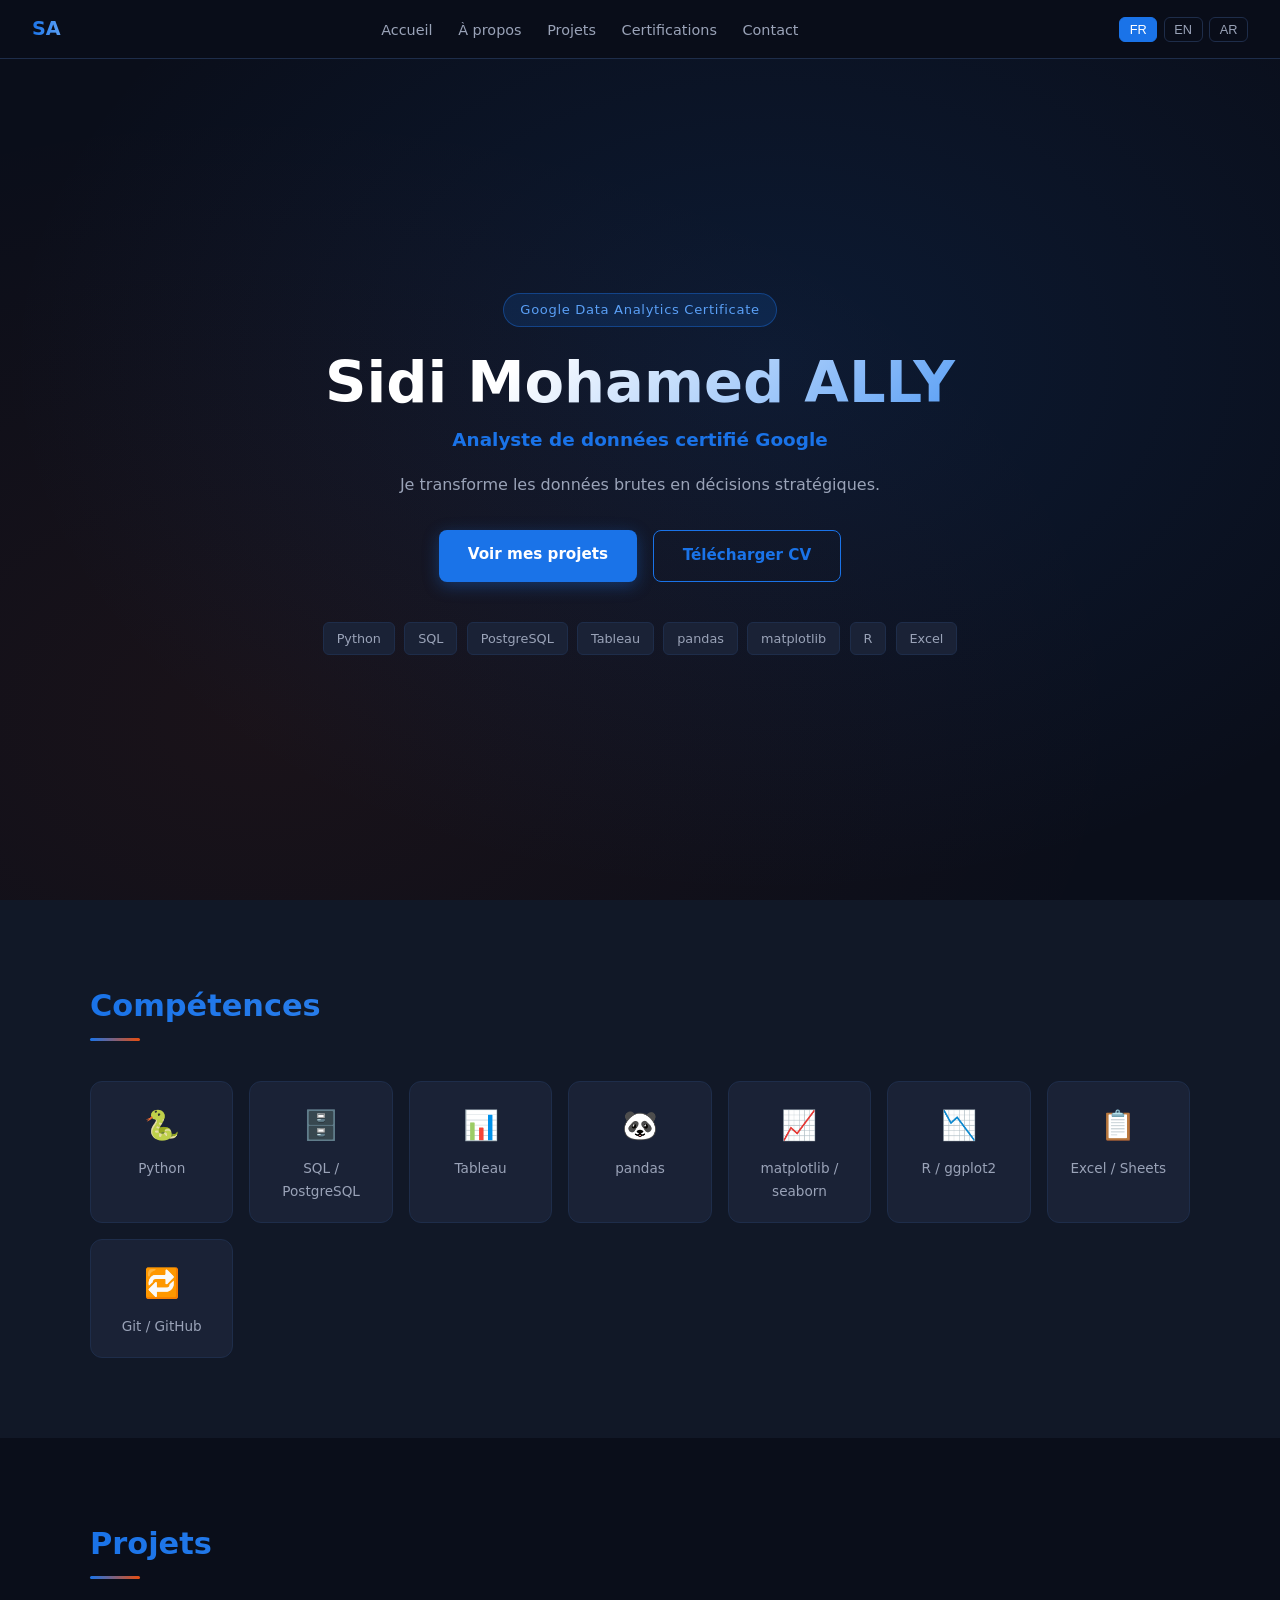
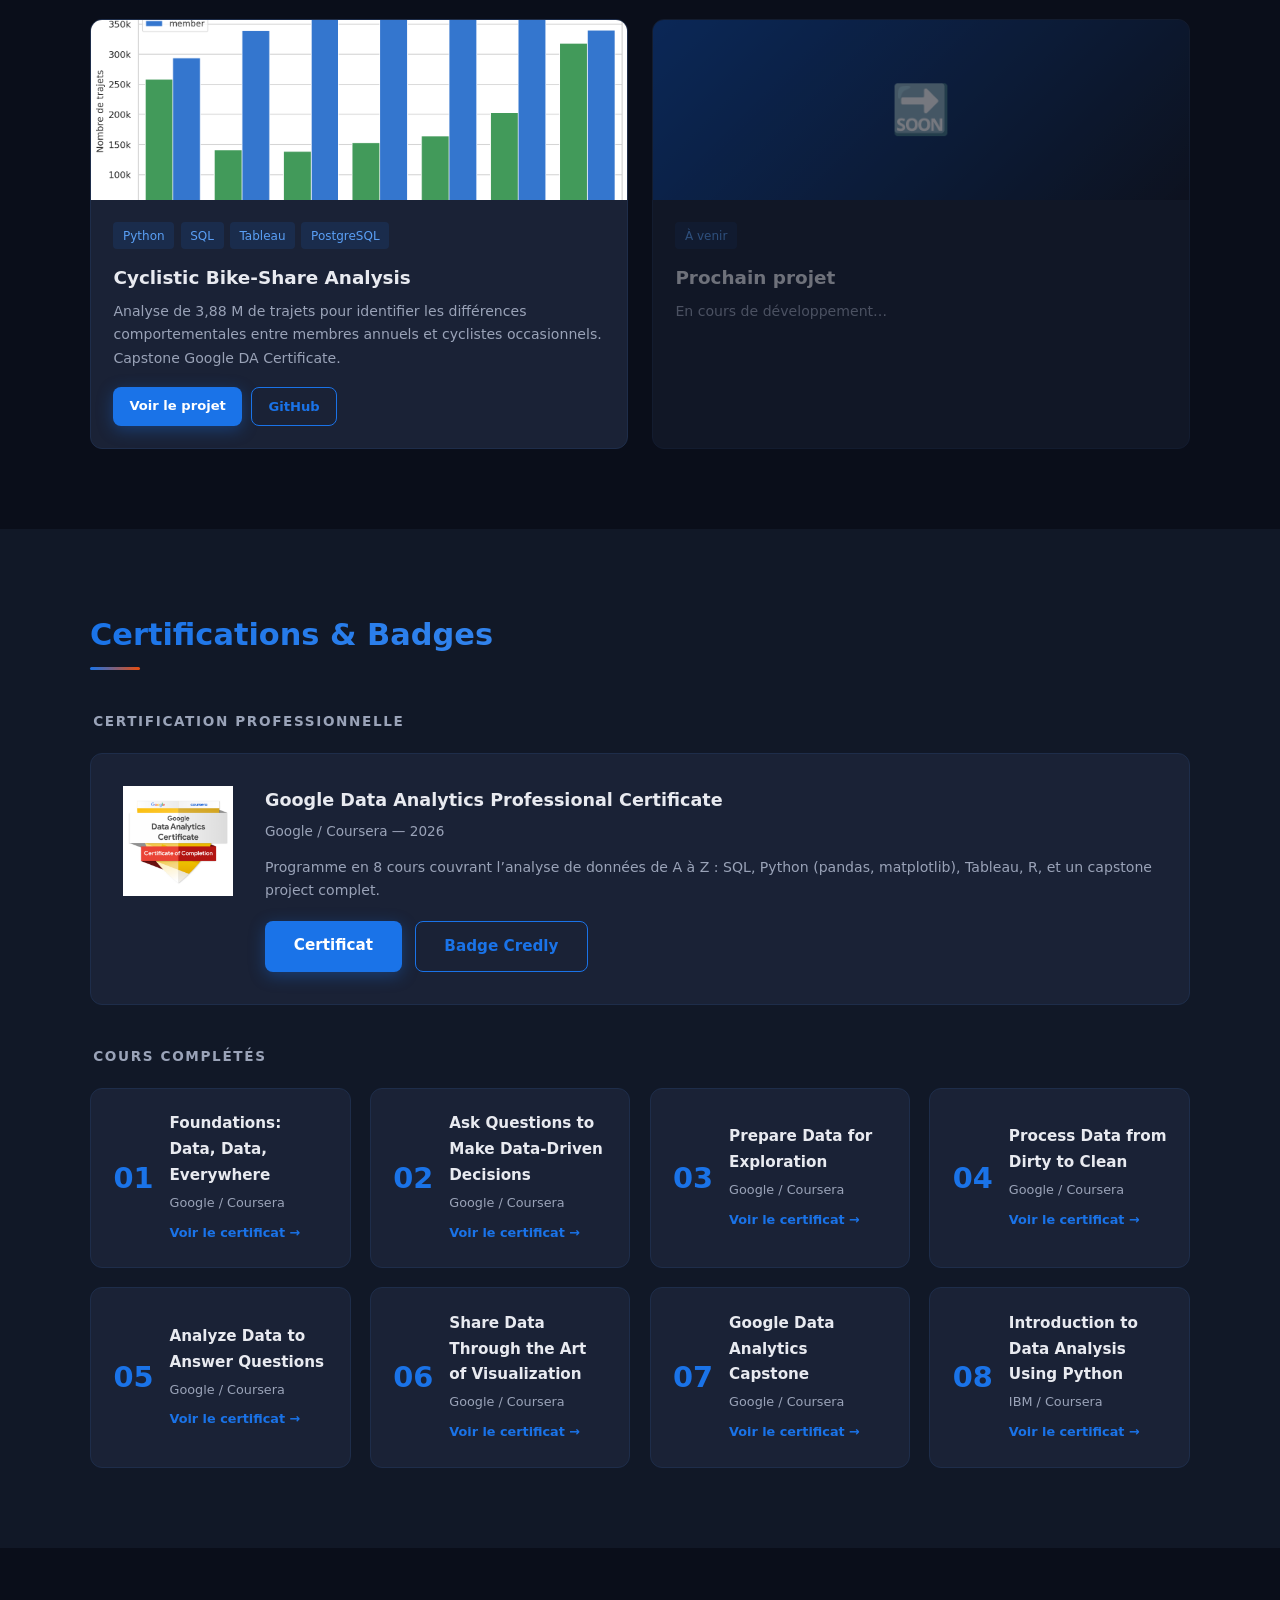
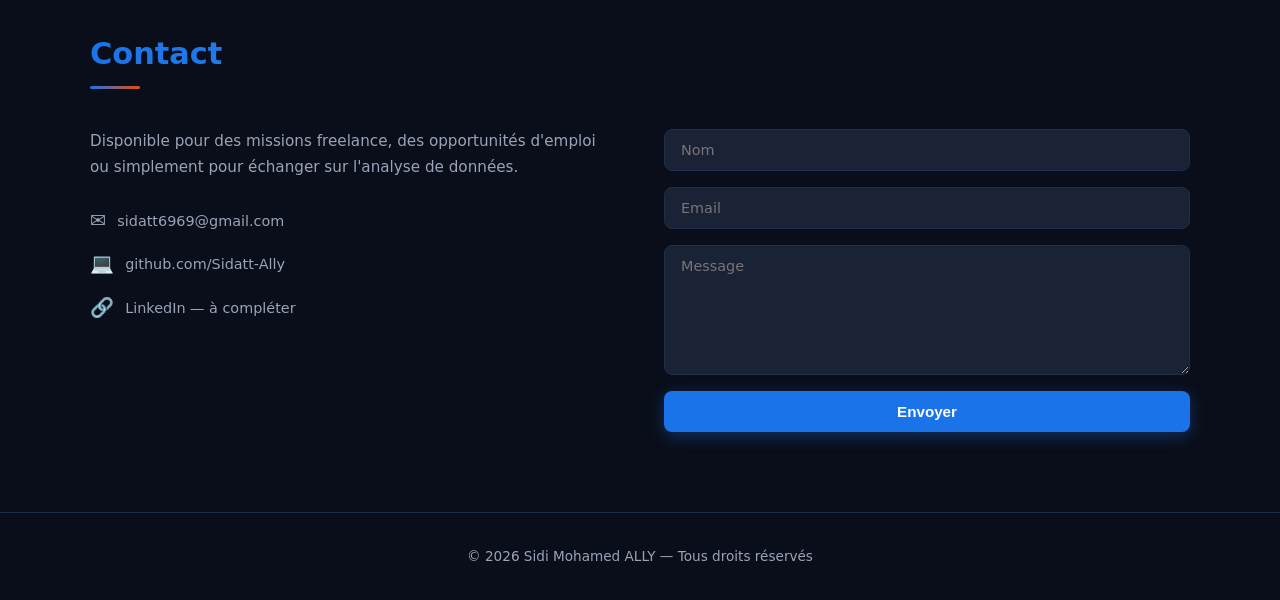
<file: index.html>
<!DOCTYPE html>
<html lang="fr" dir="ltr">
<head>
  <meta charset="UTF-8" />
  <meta name="viewport" content="width=device-width, initial-scale=1.0" />
  <meta name="description" content="Portfolio de Sidi Mohamed ALLY — Analyste de données certifié Google. Projets d'analyse de données, SQL, Python, Tableau." />
  <meta name="author" content="Sidi Mohamed ALLY" />
  <title>Sidi Mohamed ALLY — Analyste de données</title>

  <!-- Google Analytics 4 -->
  <script async src="https://www.googletagmanager.com/gtag/js?id=G-Y2SXZRDL3L"></script>
  <script>
    window.dataLayer = window.dataLayer || [];
    function gtag(){dataLayer.push(arguments);}
    gtag('js', new Date());
    gtag('config', 'G-Y2SXZRDL3L');
  </script>

  <link rel="stylesheet" href="assets/css/style.css" />
</head>
<body>

<!-- ── Navbar ────────────────────────────────────────────────────────────── -->
<nav>
  <div class="nav-logo">SA</div>
  <ul class="nav-links">
    <li><a href="#hero"           data-i18n="nav_home">Accueil</a></li>
    <li><a href="#skills"         data-i18n="nav_about">À propos</a></li>
    <li><a href="#projects"       data-i18n="nav_projects">Projets</a></li>
    <li><a href="#certifications" data-i18n="nav_certs">Certifications</a></li>
    <li><a href="#contact"        data-i18n="nav_contact">Contact</a></li>
  </ul>
  <div class="lang-switcher">
    <button class="lang-btn active" data-lang="fr" onclick="setLang('fr')">FR</button>
    <button class="lang-btn"        data-lang="en" onclick="setLang('en')">EN</button>
    <button class="lang-btn"        data-lang="ar" onclick="setLang('ar')">AR</button>
  </div>
</nav>

<!-- ── Hero ──────────────────────────────────────────────────────────────── -->
<section id="hero">
  <div class="hero-inner">
    <div class="hero-badge">Google Data Analytics Certificate</div>
    <h1 data-i18n="hero_title">Sidi Mohamed ALLY</h1>
    <p class="subtitle" data-i18n="hero_sub">Analyste de données certifié Google</p>
    <p class="tagline"  data-i18n="hero_tagline">Je transforme les données brutes en décisions stratégiques.</p>
    <div class="hero-btns">
      <a href="#projects" class="btn btn-primary" data-i18n="hero_btn1">Voir mes projets</a>
      <a href="assets/CV_Sidi_Mohamed_ALLY_Pro_2026.pdf" download class="btn btn-outline" data-i18n="hero_btn2">Télécharger CV</a>
    </div>
    <div class="hero-stack">
      <span class="stack-tag">Python</span>
      <span class="stack-tag">SQL</span>
      <span class="stack-tag">PostgreSQL</span>
      <span class="stack-tag">Tableau</span>
      <span class="stack-tag">pandas</span>
      <span class="stack-tag">matplotlib</span>
      <span class="stack-tag">R</span>
      <span class="stack-tag">Excel</span>
    </div>
  </div>
</section>

<!-- ── Skills ────────────────────────────────────────────────────────────── -->
<section id="skills">
  <div class="section-inner">
    <h2 class="section-title fade-in" data-i18n="skills_title">Compétences</h2>
    <div class="section-divider fade-in"></div>
    <div class="skills-grid">
      <div class="skill-card fade-in">
        <div class="skill-icon">🐍</div>
        <div class="skill-name">Python</div>
      </div>
      <div class="skill-card fade-in">
        <div class="skill-icon">🗄️</div>
        <div class="skill-name">SQL / PostgreSQL</div>
      </div>
      <div class="skill-card fade-in">
        <div class="skill-icon">📊</div>
        <div class="skill-name">Tableau</div>
      </div>
      <div class="skill-card fade-in">
        <div class="skill-icon">🐼</div>
        <div class="skill-name">pandas</div>
      </div>
      <div class="skill-card fade-in">
        <div class="skill-icon">📈</div>
        <div class="skill-name">matplotlib / seaborn</div>
      </div>
      <div class="skill-card fade-in">
        <div class="skill-icon">📉</div>
        <div class="skill-name">R / ggplot2</div>
      </div>
      <div class="skill-card fade-in">
        <div class="skill-icon">📋</div>
        <div class="skill-name">Excel / Sheets</div>
      </div>
      <div class="skill-card fade-in">
        <div class="skill-icon">🔁</div>
        <div class="skill-name">Git / GitHub</div>
      </div>
    </div>
  </div>
</section>

<!-- ── Projects ───────────────────────────────────────────────────────────── -->
<section id="projects">
  <div class="section-inner">
    <h2 class="section-title fade-in" data-i18n="projects_title">Projets</h2>
    <div class="section-divider fade-in"></div>
    <div class="projects-grid">

      <!-- Cyclistic -->
      <div class="project-card fade-in">
        <div class="project-img">
          <img src="assets/img/cyclistic_preview.png" alt="Cyclistic Bike-Share"
               onerror="this.parentElement.innerHTML='📊'" />
        </div>
        <div class="project-body">
          <div class="project-tags">
            <span class="project-tag">Python</span>
            <span class="project-tag">SQL</span>
            <span class="project-tag">Tableau</span>
            <span class="project-tag">PostgreSQL</span>
          </div>
          <div class="project-title">Cyclistic Bike-Share Analysis</div>
          <div class="project-desc">
            Analyse de 3,88 M de trajets pour identifier les différences comportementales
            entre membres annuels et cyclistes occasionnels. Capstone Google DA Certificate.
          </div>
          <div class="project-links">
            <a href="projects/cyclistic/index.html" class="btn btn-primary" data-i18n="project_view">Voir le projet</a>
            <a href="https://github.com/Sidatt-Ally/cyclistic-bike-share" target="_blank" class="btn btn-outline" data-i18n="project_github">GitHub</a>
          </div>
        </div>
      </div>

      <!-- Placeholder projet 2 -->
      <div class="project-card fade-in" style="opacity:0.45; pointer-events:none;">
        <div class="project-img">🔜</div>
        <div class="project-body">
          <div class="project-tags"><span class="project-tag">À venir</span></div>
          <div class="project-title">Prochain projet</div>
          <div class="project-desc">En cours de développement…</div>
        </div>
      </div>

    </div>
  </div>
</section>

<!-- ── Certifications ─────────────────────────────────────────────────────── -->
<section id="certifications">
  <div class="section-inner">
    <h2 class="section-title fade-in" data-i18n="certs_title">Certifications &amp; Badges</h2>
    <div class="section-divider fade-in"></div>

    <!-- Certification Professionnelle -->
    <h3 class="cert-category-title fade-in">Certification Professionnelle</h3>
    <div class="cert-pro-card fade-in">
      <img src="assets/img/badge_google_da.png" alt="Badge Google Data Analytics" class="cert-badge-img" />
      <div class="cert-pro-info">
        <div class="cert-pro-name">Google Data Analytics Professional Certificate</div>
        <div class="cert-pro-issuer">Google / Coursera &mdash; 2026</div>
        <p class="cert-pro-desc">
          Programme en 8 cours couvrant l&rsquo;analyse de donn&eacute;es de A &agrave; Z&nbsp;:
          SQL, Python (pandas, matplotlib), Tableau, R, et un capstone project complet.
        </p>
        <div class="cert-pro-btns">
          <a href="assets/certs/Google Data Analytics.pdf" target="_blank" class="btn btn-primary">Certificat</a>
          <a href="assets/certs/GoogleDataAnalyticsProfessionalCertificatev.3_Badge20260613-29-ehi9dq.pdf" target="_blank" class="btn btn-outline">Badge Credly</a>
        </div>
      </div>
    </div>

    <!-- Cours individuels -->
    <h3 class="cert-category-title fade-in" style="margin-top:2.5rem;">Cours compl&eacute;t&eacute;s</h3>
    <div class="certs-grid">

      <div class="cert-card fade-in">
        <div class="cert-num">01</div>
        <div>
          <div class="cert-name">Foundations: Data, Data, Everywhere</div>
          <div class="cert-issuer">Google / Coursera</div>
          <a href="assets/certs/Foundations Data_Data_Everywhere.pdf" target="_blank" class="cert-link">Voir le certificat &rarr;</a>
        </div>
      </div>

      <div class="cert-card fade-in">
        <div class="cert-num">02</div>
        <div>
          <div class="cert-name">Ask Questions to Make Data-Driven Decisions</div>
          <div class="cert-issuer">Google / Coursera</div>
          <a href="assets/certs/Ask Questions to Make Data-Driven Decisions.pdf" target="_blank" class="cert-link">Voir le certificat &rarr;</a>
        </div>
      </div>

      <div class="cert-card fade-in">
        <div class="cert-num">03</div>
        <div>
          <div class="cert-name">Prepare Data for Exploration</div>
          <div class="cert-issuer">Google / Coursera</div>
          <a href="assets/certs/Prepare Data for Exploration.pdf" target="_blank" class="cert-link">Voir le certificat &rarr;</a>
        </div>
      </div>

      <div class="cert-card fade-in">
        <div class="cert-num">04</div>
        <div>
          <div class="cert-name">Process Data from Dirty to Clean</div>
          <div class="cert-issuer">Google / Coursera</div>
          <a href="assets/certs/Process Data from Dirty to Clean.pdf" target="_blank" class="cert-link">Voir le certificat &rarr;</a>
        </div>
      </div>

      <div class="cert-card fade-in">
        <div class="cert-num">05</div>
        <div>
          <div class="cert-name">Analyze Data to Answer Questions</div>
          <div class="cert-issuer">Google / Coursera</div>
          <a href="assets/certs/Analyze Data to Answer Questions.pdf" target="_blank" class="cert-link">Voir le certificat &rarr;</a>
        </div>
      </div>

      <div class="cert-card fade-in">
        <div class="cert-num">06</div>
        <div>
          <div class="cert-name">Share Data Through the Art of Visualization</div>
          <div class="cert-issuer">Google / Coursera</div>
          <a href="assets/certs/Share Data Through the Art of Visualization.pdf" target="_blank" class="cert-link">Voir le certificat &rarr;</a>
        </div>
      </div>

      <div class="cert-card fade-in">
        <div class="cert-num">07</div>
        <div>
          <div class="cert-name">Google Data Analytics Capstone</div>
          <div class="cert-issuer">Google / Coursera</div>
          <a href="assets/certs/Google Data Analytics Capstone Complete a Case.pdf" target="_blank" class="cert-link">Voir le certificat &rarr;</a>
        </div>
      </div>

      <div class="cert-card fade-in">
        <div class="cert-num">08</div>
        <div>
          <div class="cert-name">Introduction to Data Analysis Using Python</div>
          <div class="cert-issuer">IBM / Coursera</div>
          <a href="assets/certs/Introduction to Data Analysis Using Python.pdf" target="_blank" class="cert-link">Voir le certificat &rarr;</a>
        </div>
      </div>

    </div>
  </div>
</section>

<!-- ── Contact ────────────────────────────────────────────────────────────── -->
<section id="contact">
  <div class="section-inner">
    <h2 class="section-title fade-in" data-i18n="contact_title">Contact</h2>
    <div class="section-divider fade-in"></div>
    <div class="contact-wrap fade-in">
      <div class="contact-info">
        <p>Disponible pour des missions freelance, des opportunités d'emploi ou simplement pour échanger sur l'analyse de données.</p>
        <div class="contact-links">
          <a href="mailto:sidatt6969@gmail.com" class="contact-link">
            <span class="contact-link-icon">✉️</span> sidatt6969@gmail.com
          </a>
          <a href="https://github.com/Sidatt-Ally" target="_blank" class="contact-link">
            <span class="contact-link-icon">💻</span> github.com/Sidatt-Ally
          </a>
          <a href="https://linkedin.com/in/" target="_blank" class="contact-link">
            <span class="contact-link-icon">🔗</span> LinkedIn — à compléter
          </a>
        </div>
      </div>
      <form id="contact-form">
        <input type="text"  name="name"    required data-i18n-placeholder="contact_name"  placeholder="Nom" />
        <input type="email" name="email"   required data-i18n-placeholder="contact_email" placeholder="Email" />
        <textarea           name="message" required data-i18n-placeholder="contact_msg"   placeholder="Message"></textarea>
        <button type="submit" class="btn btn-primary" data-i18n="contact_send">Envoyer</button>
      </form>
    </div>
  </div>
</section>

<!-- ── Footer ─────────────────────────────────────────────────────────────── -->
<footer>
  <p data-i18n="footer_copy">© 2026 <span>Sidi Mohamed ALLY</span> — Tous droits réservés</p>
</footer>

<script src="assets/js/i18n.js"></script>
<script src="assets/js/main.js"></script>
</body>
</html>
</file>
<file: assets/css/style.css>
/* ── Reset & variables ────────────────────────────────────────────────────── */
*, *::before, *::after { box-sizing: border-box; margin: 0; padding: 0; }

:root {
  --bg:        #0A0E1A;
  --bg2:       #111827;
  --card:      #1a2236;
  --blue:      #1A73E8;
  --orange:    #E84D0E;
  --accent:    #0D47A1;
  --text:      #E8EAF0;
  --muted:     #9AA3B8;
  --border:    #1e2d4a;
  --radius:    12px;
  --shadow:    0 4px 24px rgba(26,115,232,0.10);
  --transition:0.25s ease;
}

html { scroll-behavior: smooth; }
body {
  font-family: 'Segoe UI', system-ui, sans-serif;
  background: var(--bg);
  color: var(--text);
  line-height: 1.7;
}

/* RTL support */
[dir="rtl"] body { font-family: 'Segoe UI', 'Arabic Typesetting', sans-serif; }

a { color: var(--blue); text-decoration: none; transition: color var(--transition); }
a:hover { color: #5a9ff5; }

/* ── Scrollbar ────────────────────────────────────────────────────────────── */
::-webkit-scrollbar { width: 6px; }
::-webkit-scrollbar-track { background: var(--bg2); }
::-webkit-scrollbar-thumb { background: var(--blue); border-radius: 3px; }

/* ── Navbar ───────────────────────────────────────────────────────────────── */
nav {
  position: fixed; top: 0; left: 0; right: 0; z-index: 1000;
  display: flex; align-items: center; justify-content: space-between;
  padding: 0.8rem 2rem;
  background: rgba(10,14,26,0.92);
  backdrop-filter: blur(10px);
  border-bottom: 1px solid var(--border);
}
.nav-logo {
  font-size: 1.2rem; font-weight: 700;
  background: linear-gradient(90deg, var(--blue), #5a9ff5);
  -webkit-background-clip: text; -webkit-text-fill-color: transparent;
}
.nav-links { display: flex; gap: 1.6rem; list-style: none; }
.nav-links a { color: var(--muted); font-size: 0.9rem; font-weight: 500; }
.nav-links a:hover { color: var(--text); }

.lang-switcher { display: flex; gap: 0.4rem; }
.lang-btn {
  background: transparent; border: 1px solid var(--border);
  color: var(--muted); padding: 0.25rem 0.6rem;
  border-radius: 6px; cursor: pointer; font-size: 0.8rem;
  transition: all var(--transition);
}
.lang-btn:hover, .lang-btn.active {
  background: var(--blue); border-color: var(--blue); color: #fff;
}

/* ── Hero ─────────────────────────────────────────────────────────────────── */
#hero {
  min-height: 100vh;
  display: flex; align-items: center; justify-content: center;
  text-align: center;
  padding: 7rem 2rem 4rem;
  background: radial-gradient(ellipse at 60% 40%, rgba(26,115,232,0.12) 0%, transparent 70%),
              radial-gradient(ellipse at 20% 80%, rgba(232,77,14,0.07) 0%, transparent 60%),
              var(--bg);
}
.hero-inner { max-width: 760px; }
.hero-badge {
  display: inline-block;
  background: rgba(26,115,232,0.15);
  border: 1px solid rgba(26,115,232,0.4);
  color: #5a9ff5; padding: 0.3rem 1rem;
  border-radius: 50px; font-size: 0.82rem;
  margin-bottom: 1.5rem; letter-spacing: 0.05em;
}
#hero h1 {
  font-size: clamp(2.2rem, 5vw, 3.6rem);
  font-weight: 800; line-height: 1.1;
  background: linear-gradient(135deg, #fff 30%, #5a9ff5 100%);
  -webkit-background-clip: text; -webkit-text-fill-color: transparent;
  margin-bottom: 0.6rem;
}
#hero .subtitle {
  font-size: 1.15rem; color: var(--blue); font-weight: 600;
  margin-bottom: 1rem;
}
#hero .tagline { font-size: 1rem; color: var(--muted); margin-bottom: 2rem; }

.hero-btns { display: flex; gap: 1rem; justify-content: center; flex-wrap: wrap; }
.btn {
  padding: 0.75rem 1.8rem; border-radius: 8px;
  font-size: 0.95rem; font-weight: 600; cursor: pointer;
  transition: all var(--transition); border: none;
}
.btn-primary {
  background: var(--blue); color: #fff;
  box-shadow: 0 4px 16px rgba(26,115,232,0.35);
}
.btn-primary:hover { background: #1565c0; transform: translateY(-2px); color: #fff; }
.btn-outline {
  background: transparent;
  border: 1.5px solid var(--blue); color: var(--blue);
}
.btn-outline:hover { background: rgba(26,115,232,0.1); transform: translateY(-2px); }

.hero-stack {
  display: flex; gap: 0.6rem; justify-content: center;
  flex-wrap: wrap; margin-top: 2.5rem;
}
.stack-tag {
  background: var(--card); border: 1px solid var(--border);
  color: var(--muted); padding: 0.3rem 0.8rem;
  border-radius: 6px; font-size: 0.8rem;
}

/* ── Sections communes ────────────────────────────────────────────────────── */
section { padding: 5rem 2rem; }
.section-inner { max-width: 1100px; margin: 0 auto; }
.section-title {
  font-size: 1.9rem; font-weight: 700; margin-bottom: 0.4rem;
  background: linear-gradient(90deg, var(--blue), #5a9ff5);
  -webkit-background-clip: text; -webkit-text-fill-color: transparent;
}
.section-divider {
  width: 50px; height: 3px;
  background: linear-gradient(90deg, var(--blue), var(--orange));
  border-radius: 2px; margin-bottom: 2.5rem;
}

/* ── Skills ───────────────────────────────────────────────────────────────── */
#skills { background: var(--bg2); }
.skills-grid {
  display: grid;
  grid-template-columns: repeat(auto-fit, minmax(140px, 1fr));
  gap: 1rem;
}
.skill-card {
  background: var(--card); border: 1px solid var(--border);
  border-radius: var(--radius); padding: 1.2rem 1rem;
  text-align: center; transition: all var(--transition);
}
.skill-card:hover {
  border-color: var(--blue);
  box-shadow: 0 0 16px rgba(26,115,232,0.2);
  transform: translateY(-3px);
}
.skill-icon { font-size: 1.8rem; margin-bottom: 0.4rem; }
.skill-name { font-size: 0.85rem; color: var(--muted); font-weight: 500; }

/* ── Projects ─────────────────────────────────────────────────────────────── */
.projects-grid {
  display: grid;
  grid-template-columns: repeat(auto-fit, minmax(320px, 1fr));
  gap: 1.5rem;
}
.project-card {
  background: var(--card); border: 1px solid var(--border);
  border-radius: var(--radius); overflow: hidden;
  transition: all var(--transition);
  display: flex; flex-direction: column;
}
.project-card:hover {
  border-color: var(--blue);
  box-shadow: 0 8px 32px rgba(26,115,232,0.2);
  transform: translateY(-4px);
}
.project-img {
  width: 100%; height: 180px; object-fit: cover;
  background: linear-gradient(135deg, var(--accent), var(--bg2));
  display: flex; align-items: center; justify-content: center;
  font-size: 3rem;
}
.project-img img { width: 100%; height: 100%; object-fit: cover; }
.project-body { padding: 1.4rem; flex: 1; display: flex; flex-direction: column; }
.project-tags { display: flex; gap: 0.4rem; flex-wrap: wrap; margin-bottom: 0.8rem; }
.project-tag {
  background: rgba(26,115,232,0.12); color: #5a9ff5;
  padding: 0.2rem 0.6rem; border-radius: 4px; font-size: 0.75rem;
}
.project-title { font-size: 1.15rem; font-weight: 700; margin-bottom: 0.4rem; }
.project-desc { color: var(--muted); font-size: 0.88rem; flex: 1; margin-bottom: 1rem; }
.project-links { display: flex; gap: 0.6rem; flex-wrap: wrap; }
.project-links .btn { padding: 0.45rem 1rem; font-size: 0.82rem; }

/* ── Certifications ───────────────────────────────────────────────────────── */
#certifications { background: var(--bg2); }
.certs-grid {
  display: grid;
  grid-template-columns: repeat(auto-fit, minmax(260px, 1fr));
  gap: 1.2rem;
}
.cert-card {
  background: var(--card); border: 1px solid var(--border);
  border-radius: var(--radius); padding: 1.4rem;
  display: flex; align-items: center; gap: 1rem;
  transition: all var(--transition);
}
.cert-card:hover {
  border-color: var(--orange);
  box-shadow: 0 4px 20px rgba(232,77,14,0.15);
  transform: translateY(-2px);
}
.cert-icon { font-size: 2.2rem; flex-shrink: 0; }
.cert-name { font-weight: 600; font-size: 0.95rem; margin-bottom: 0.2rem; }
.cert-issuer { color: var(--muted); font-size: 0.8rem; }
.cert-date { color: var(--blue); font-size: 0.78rem; margin-top: 0.2rem; }
.cert-num {
  font-size: 1.8rem; font-weight: 800; color: var(--blue);
  line-height: 1; flex-shrink: 0; min-width: 2.4rem;
}
.cert-link {
  display: inline-block; margin-top: 0.5rem;
  color: var(--blue); font-size: 0.8rem; font-weight: 600;
  text-decoration: none; transition: color 0.2s;
}
.cert-link:hover { color: var(--orange); }

/* Category heading */
.cert-category-title {
  font-size: 0.85rem; font-weight: 700; text-transform: uppercase;
  letter-spacing: 0.12em; color: var(--muted);
  margin-bottom: 1.2rem; padding-left: 0.2rem;
}

/* Professional cert card */
.cert-pro-card {
  display: flex; gap: 2rem; align-items: flex-start;
  background: var(--card); border: 1px solid var(--border);
  border-radius: var(--radius); padding: 2rem;
  margin-bottom: 1rem;
  transition: all var(--transition);
}
.cert-pro-card:hover {
  border-color: var(--blue);
  box-shadow: 0 4px 24px rgba(26,115,232,0.15);
}
.cert-badge-img {
  width: 110px; height: 110px; object-fit: contain; flex-shrink: 0;
}
.cert-pro-info { flex: 1; }
.cert-pro-name { font-size: 1.1rem; font-weight: 700; margin-bottom: 0.3rem; }
.cert-pro-issuer { color: var(--muted); font-size: 0.85rem; margin-bottom: 0.8rem; }
.cert-pro-desc { color: var(--muted); font-size: 0.88rem; margin-bottom: 1.2rem; line-height: 1.6; }
.cert-pro-btns { display: flex; gap: 0.8rem; flex-wrap: wrap; }
@media (max-width: 600px) {
  .cert-pro-card { flex-direction: column; align-items: center; text-align: center; }
  .cert-pro-btns { justify-content: center; }
}

/* ── Contact ──────────────────────────────────────────────────────────────── */
.contact-wrap {
  display: grid; grid-template-columns: 1fr 1fr; gap: 3rem;
  align-items: start;
}
.contact-info p { color: var(--muted); margin-bottom: 1.5rem; font-size: 0.95rem; }
.contact-links { display: flex; flex-direction: column; gap: 0.7rem; }
.contact-link {
  display: flex; align-items: center; gap: 0.7rem;
  color: var(--muted); font-size: 0.9rem; transition: color var(--transition);
}
.contact-link:hover { color: var(--blue); }
.contact-link-icon { font-size: 1.2rem; }

form { display: flex; flex-direction: column; gap: 1rem; }
form input, form textarea {
  background: var(--card); border: 1px solid var(--border);
  color: var(--text); border-radius: 8px;
  padding: 0.75rem 1rem; font-size: 0.9rem;
  transition: border-color var(--transition);
  font-family: inherit;
}
form input:focus, form textarea:focus {
  outline: none; border-color: var(--blue);
}
form textarea { resize: vertical; min-height: 130px; }

/* ── Footer ───────────────────────────────────────────────────────────────── */
footer {
  text-align: center; padding: 2rem;
  border-top: 1px solid var(--border);
  color: var(--muted); font-size: 0.85rem;
}
footer span { color: var(--blue); }

/* ── Animations ───────────────────────────────────────────────────────────── */
.fade-in {
  opacity: 0; transform: translateY(24px);
  transition: opacity 0.6s ease, transform 0.6s ease;
}
.fade-in.visible { opacity: 1; transform: none; }

/* ── Responsive ───────────────────────────────────────────────────────────── */
@media (max-width: 768px) {
  .nav-links { display: none; }
  .contact-wrap { grid-template-columns: 1fr; }
  #hero h1 { font-size: 2rem; }
}
</file>
